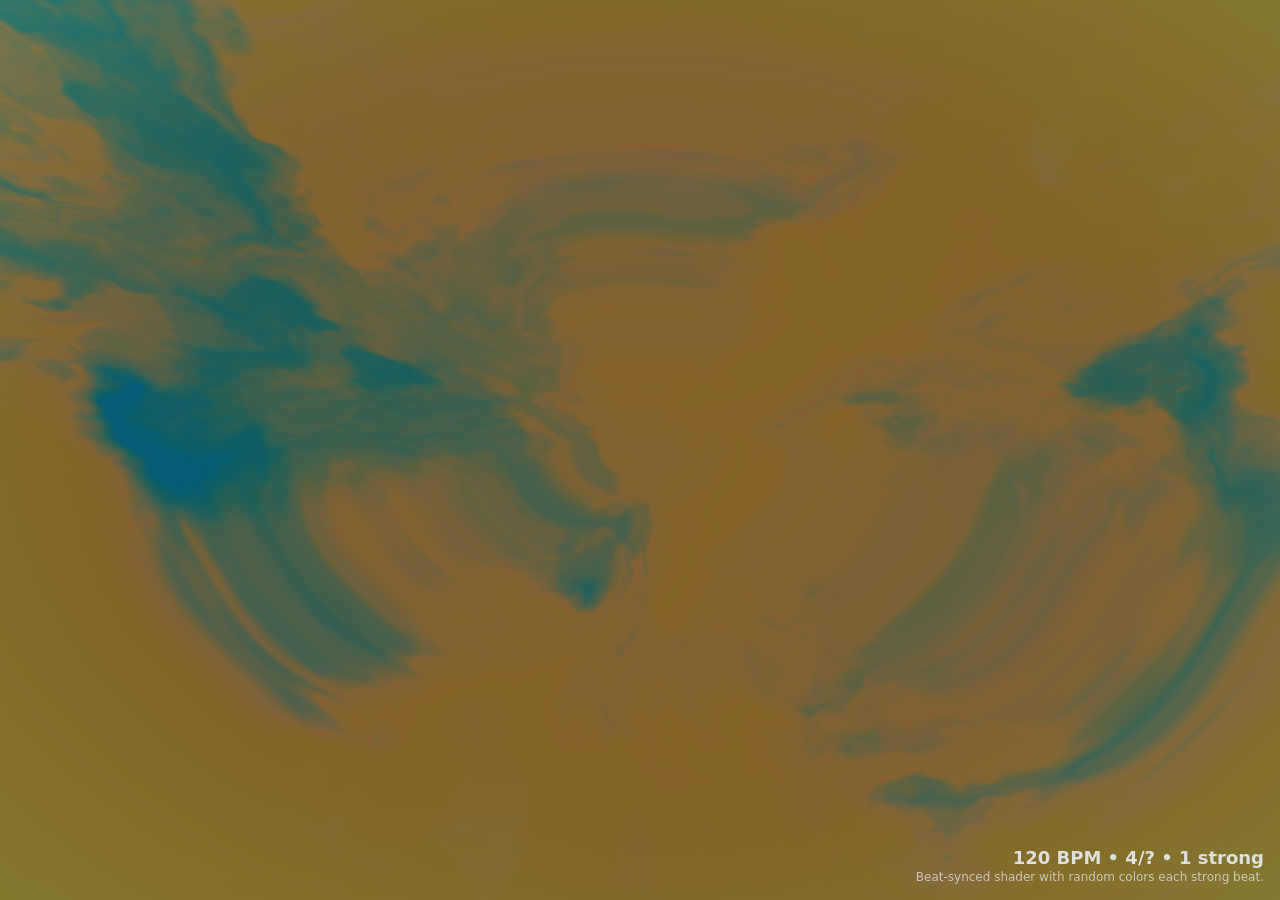
<file: test.html>
<!doctype html>
<html lang="en">

<head>
    <meta charset="utf-8" />
    <meta name="viewport" content="width=device-width,initial-scale=1" />
    <title>Beat‑Synced WebGL Visuals (Random Colors)</title>
    <style>
        * {
            box-sizing: border-box
        }

        html,
        body {
            height: 100%;
            margin: 0;
            background: #0a0b12;
            color: #e9ecf1;
            font-family: system-ui, Segoe UI, Roboto, Helvetica, Arial, sans-serif
        }

        .app {
            height: 100%;
            display: grid;
            grid-template-rows: 1fr
        }

        .stage {
            position: relative;
            height: 100%;
            overflow: hidden
        }

        canvas.webgl {
            position: absolute;
            inset: 0;
            width: 100%;
            height: 100%;
            display: block;
            z-index: 0;
            opacity: .5;
        }

        .hud {
            position: absolute;
            inset: auto 16px 16px auto;
            z-index: 1;
            text-align: right;
            opacity: .9;
            font-variant-numeric: tabular-nums;
            user-select: none;
        }

        .hud h1 {
            margin: 0;
            font-size: 18px
        }

        .hud p {
            margin: 2px 0 0 0;
            font-size: 12px;
            opacity: .8
        }
    </style>
</head>

<body>
    <div class="app">
        <div class="stage">
            <canvas class="webgl" id="gl"></canvas>
            <div class="hud">
                <h1 id="hudLine">Running…</h1>
                <p>Beat‑synced shader with random colors each strong beat.</p>
            </div>
        </div>
    </div>

    <script>
        (() => {
            const hudLine = document.getElementById('hudLine');
            let running = true;
            let expected = performance.now() + 120;
            let intervalMs = 500;
            let beatsPerBar = 4;
            let strongCount = 1;
            let strongSet = new Set([0]);
            let timerId = null;
            let beatIndex = 0;
            let barIndex = 0;
            let seed = Math.random() * 100.0; // initial color seed

            function computeStrongSet(beats, strong) {
                const set = new Set();
                strong = Math.max(1, Math.min(strong, beats));
                const step = beats / strong;
                for (let i = 0; i < strong; i++) {
                    const pos = Math.round(i * step) % beats;
                    set.add(pos);
                }
                return set;
            }

            function scheduleStart() {
                const bpm = 120;
                beatsPerBar = 4;
                strongCount = 1;
                strongSet = computeStrongSet(beatsPerBar, strongCount);
                intervalMs = 60000 / bpm;
                expected = performance.now() + 120;
                beatIndex = 0;
                barIndex = 0;
                hudLine.textContent = `${bpm} BPM • ${beatsPerBar}/? • ${strongCount} strong`;
            }

            // ---- WebGL ----
            const canvas = document.getElementById('gl');
            const gl = canvas.getContext('webgl');
            if (!gl) {
                alert('WebGL not supported');
                return;
            }

            const vertexSrc = `
  attribute vec2 a_pos;
  varying vec2 v_uv;
  void main(){
    v_uv = a_pos * 0.5 + 0.5;
    gl_Position = vec4(a_pos, 0.0, 1.0);
  }`;

            const fragmentSrc = `
  precision mediump float;
  varying vec2 v_uv;

  uniform vec2 u_res;
  uniform float u_time;
  uniform float u_beat;
  uniform float u_accent;
  uniform float u_seed;

  float hash(vec2 p){ return fract(sin(dot(p, vec2(127.1,311.7))) * 43758.5453123); }
  float noise(vec2 p){
    vec2 i = floor(p), f = fract(p);
    float a = hash(i);
    float b = hash(i + vec2(1.0, 0.0));
    float c = hash(i + vec2(0.0, 1.0));
    float d = hash(i + vec2(1.0, 1.0));
    vec2 u = f*f*(3.0-2.0*f);
    return mix(a, b, u.x) + (c - a)*u.y*(1.0 - u.x) + (d - b)*u.x*u.y;
  }
  float fbm(vec2 p){
    float v = 0.0;
    float a = 0.5;
    for(int i=0;i<5;i++){
      v += a * noise(p);
      p = mat2(1.6,1.2,-1.2,1.6) * p;
      a *= 0.5;
    }
    return v;
  }
  vec3 palette(float t, vec3 a, vec3 b, vec3 c, vec3 d){
    return a + b*cos(6.28318*(c*t + d));
  }
  vec3 randomColor(float offset) {
    return vec3(
      fract(sin(u_seed * 12.9898 + offset) * 43758.5453),
      fract(sin(u_seed * 78.233  + offset) * 43758.5453),
      fract(sin(u_seed * 39.425  + offset) * 43758.5453)
    );
  }

  void main(){
    vec2 uv = v_uv;
    vec2 p = uv - 0.5;

    float t = u_time;
    float rot = 0.15 * sin(t*0.25);
    float cs = cos(rot), sn = sin(rot);
    p = mat2(cs,-sn,sn,cs) * p;

    float r = length(p);
    float a = atan(p.y, p.x);
    float swirl = 0.20 * sin(3.0*a + t*0.6) * (0.6 + 0.8*u_beat + 0.6*u_accent);
    vec2 q = vec2(r * cos(a + swirl), r * sin(a + swirl));

    float drift = 0.06;
    float flowSpeed = 0.15 + 0.3 * u_beat + 0.5 * u_accent;
    float flowAngle = t * 0.8 + u_beat * 2.0 + u_accent * 3.0;
    vec2 flow = vec2(sin(flowAngle), cos(flowAngle * 0.7)) * flowSpeed;
    float scale = 2.4 + 0.75*u_beat + 1.0*u_accent;
    vec2 warp1 = vec2(
      fbm(q*scale + flow + vec2(t*0.15, -t*0.12)),
      fbm(q*scale + flow - vec2(t*0.12, t*0.14))
    );
    vec2 warp2 = vec2(
      fbm(q*scale*1.8 + warp1*1.2 + flow*0.5),
      fbm(q*scale*1.8 - warp1*1.2 + flow*0.5)
    );
    float field = fbm(q*scale + warp2*1.6 + flow + vec2(t*drift, -t*drift));

    float colorShift = u_beat * 0.3 + u_accent * 0.5;
    vec3 base = palette(field + colorShift,
      randomColor(0.1),
      randomColor(1.7),
      randomColor(3.4),
      randomColor(5.9)
    );

    float disp = 0.002 + 0.005*u_beat + 0.008*u_accent;
    vec2 dir = normalize(p + 1e-6) * disp;

    float fR = fbm(q*scale + warp2*1.6 + flow + vec2(t*drift, -t*drift) + dir*0.6);
    float fG = field;
    float fB = fbm(q*scale + warp2*1.6 + flow + vec2(t*drift, -t*drift) - dir*0.6);

    vec3 colR = palette(fR + colorShift,
      randomColor(7.1),
      randomColor(8.2),
      randomColor(9.3),
      randomColor(10.4)
    );
    vec3 colG = base;
    vec3 colB = palette(fB + colorShift,
      randomColor(11.5),
      randomColor(12.6),
      randomColor(13.7),
      randomColor(14.8)
    );

    vec3 col = vec3(colR.r, colG.g, colB.b);
        float br = 1.0 + 0.6*u_beat + 0.4*u_accent;
    col = pow(col * br, vec3(1.05));

    // Vignette
    float vig = smoothstep(0.95, 0.35, r);
    col *= mix(1.0, 0.72, vig);

    gl_FragColor = vec4(col, 1.0);
}
`;
            function makeShader(type, src) {
                const s = gl.createShader(type);
                gl.shaderSource(s, src);
                gl.compileShader(s);
                if (!gl.getShaderParameter(s, gl.COMPILE_STATUS)) {
                    throw new Error(gl.getShaderInfoLog(s));
                }
                return s;
            }
            function makeProgram(vsSrc, fsSrc) {
                const vs = makeShader(gl.VERTEX_SHADER, vsSrc);
                const fs = makeShader(gl.FRAGMENT_SHADER, fsSrc);
                const prog = gl.createProgram();
                gl.attachShader(prog, vs);
                gl.attachShader(prog, fs);
                gl.bindAttribLocation(prog, 0, 'a_pos');
                gl.linkProgram(prog);
                if (!gl.getProgramParameter(prog, gl.LINK_STATUS)) {
                    throw new Error(gl.getProgramInfoLog(prog));
                }
                gl.deleteShader(vs); gl.deleteShader(fs);
                return prog;
            }

            const program = makeProgram(vertexSrc, fragmentSrc);
            gl.useProgram(program);

            const quad = new Float32Array([-1, -1, 1, -1, -1, 1, 1, -1, 1, 1, -1, 1]);
            const buf = gl.createBuffer();
            gl.bindBuffer(gl.ARRAY_BUFFER, buf);
            gl.bufferData(gl.ARRAY_BUFFER, quad, gl.STATIC_DRAW);
            gl.enableVertexAttribArray(0);
            gl.vertexAttribPointer(0, 2, gl.FLOAT, false, 0, 0);

            const u_res = gl.getUniformLocation(program, 'u_res');
            const u_time = gl.getUniformLocation(program, 'u_time');
            const u_beat = gl.getUniformLocation(program, 'u_beat');
            const u_accent = gl.getUniformLocation(program, 'u_accent');
            const u_seed = gl.getUniformLocation(program, 'u_seed');

            let pxRatio = Math.min(2, window.devicePixelRatio || 1);
            function resize() {
                const w = canvas.clientWidth;
                const h = canvas.clientHeight;
                const dw = Math.floor(w * pxRatio);
                const dh = Math.floor(h * pxRatio);
                if (canvas.width !== dw || canvas.height !== dh) {
                    canvas.width = dw;
                    canvas.height = dh;
                    gl.viewport(0, 0, dw, dh);
                    gl.uniform2f(u_res, dw, dh);
                }
            }
            new ResizeObserver(resize).observe(canvas);

            let envBeat = 0.0;
            let envAccent = 0.0;

            function tick() {
                if (!running) return;
                const beatInBar = beatIndex % beatsPerBar;
                const isStrong = strongSet.has(beatInBar);
                envBeat = 1.0;
                if (isStrong) {
                    envAccent = 1.0;
                    seed = Math.random() * 100.0; // change colors on strong beat
                }
                beatIndex++;
                expected += intervalMs;
                timerId = setTimeout(tick, intervalMs);
            }

            scheduleStart();
            timerId = setTimeout(tick, intervalMs);

            let t0 = performance.now();
            function render() {
                const t = (performance.now() - t0) / 1000;
                const dt = 1 / 60;
                envBeat = Math.max(0, envBeat - dt * 3.8);
                envAccent = Math.max(0, envAccent - dt * 2.6);

                resize();
                gl.useProgram(program);
                gl.uniform1f(u_time, t);
                gl.uniform1f(u_beat, envBeat);
                gl.uniform1f(u_accent, envAccent);
                gl.uniform1f(u_seed, seed);

                gl.drawArrays(gl.TRIANGLES, 0, 6);
                requestAnimationFrame(render);
            }
            render();
        })();
    </script>
</body>

</html>
</file>
